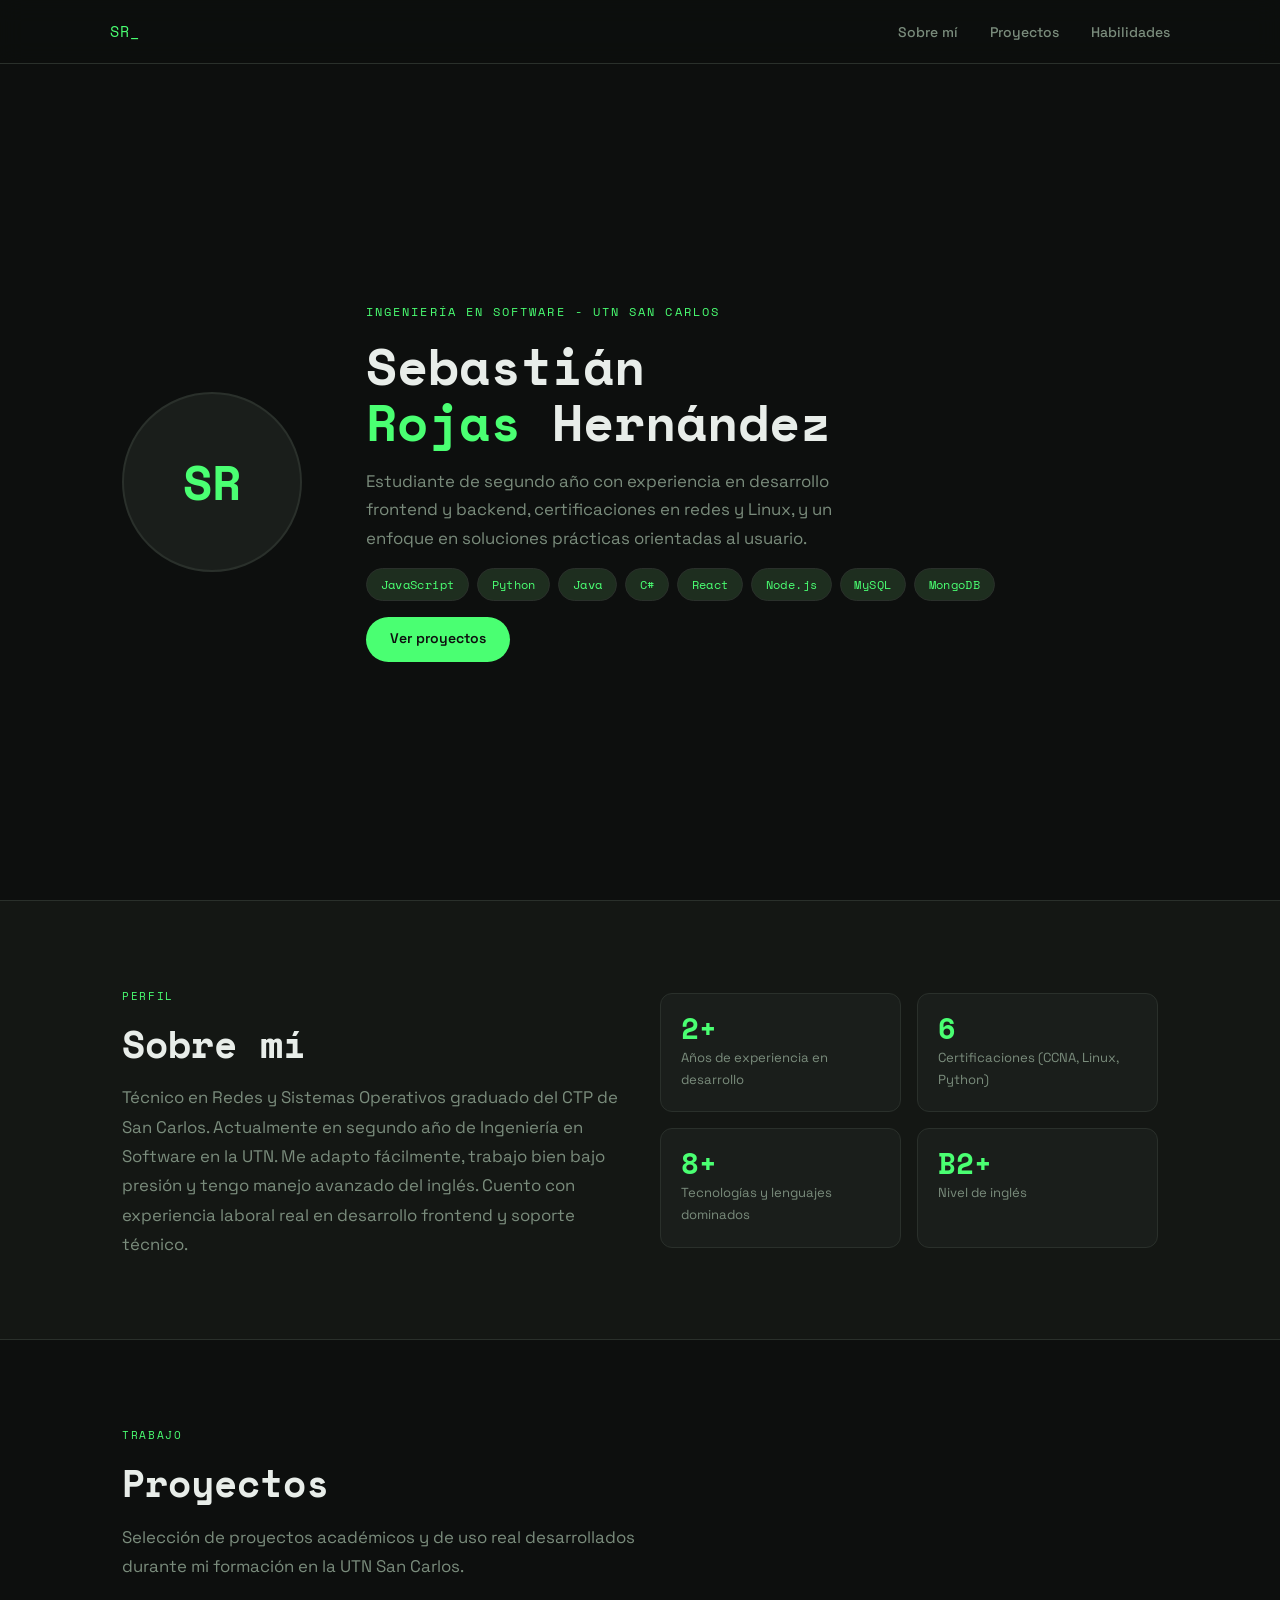
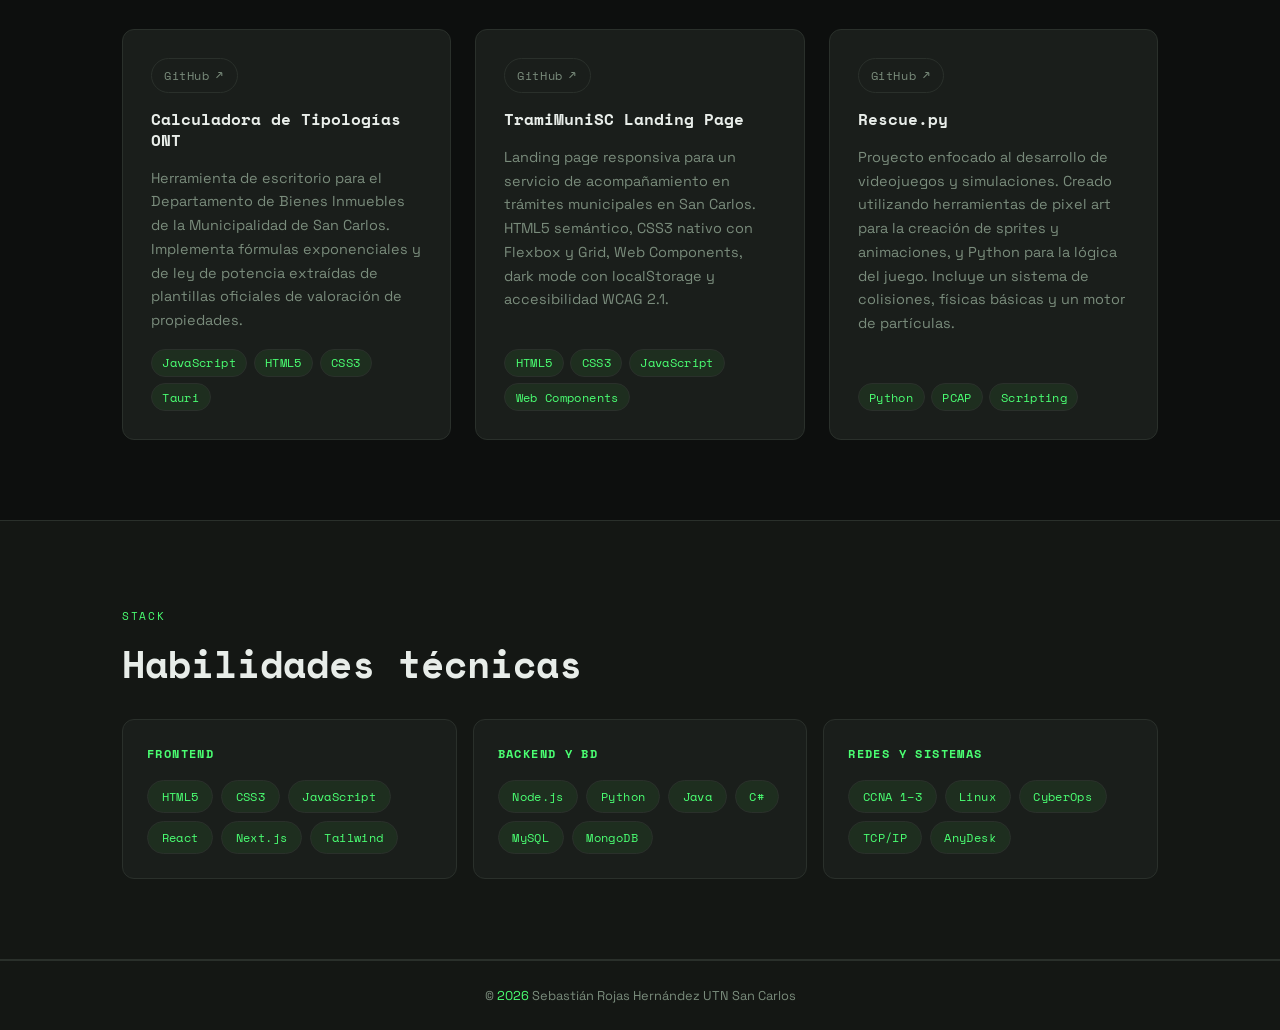
<file: clases/clase-08/index.html>
<!DOCTYPE html>
<html lang="es">
<head>
    <meta charset="UTF-8">
    <meta name="viewport" content="width=device-width, initial-scale=1.0">
    <meta name="description" content="Portafolio personal de Sebastián Rojas Hernández — Estudiante de Ingeniería en Software, UTN San Carlos.">
    <title>Portafolio Personal</title>

    <link rel="preconnect" href="https://fonts.googleapis.com">
    <link rel="preconnect" href="https://fonts.gstatic.com" crossorigin>
    <link href="https://fonts.googleapis.com/css2?family=Space+Grotesk:wght@300;400;500;600;700&family=Space+Mono:wght@400;700&display=swap" rel="stylesheet">
    <link rel="stylesheet" href="styles.css">
    <script src="index.js" defer></script>
</head>
<body>

  <nav class="navbar" role="navigation" aria-label="Navegación principal">
    <div class="navbar__inner">
      <span class="navbar__logo">SR_</span>

      <ul class="navbar__links" role="list">
        <li><a href="#sobre-mi">Sobre mí</a></li>
        <li><a href="#proyectos">Proyectos</a></li>
        <li><a href="#habilidades">Habilidades</a></li>
      </ul>

      <button
        class="btn-menu"
        id="menu-toggle"
        aria-label="Abrir menú de navegación"
        aria-expanded="false"
        aria-controls="mobile-menu"
      >
        <span></span>
        <span></span>
        <span></span>
      </button>
    </div>

    <div
      class="navbar__mobile"
      id="mobile-menu"
      role="menu"
      aria-label="Menú móvil"
    >
      <a href="#sobre-mi" role="menuitem">Sobre mí</a>
      <a href="#proyectos" role="menuitem">Proyectos</a>
      <a href="#habilidades" role="menuitem">Habilidades</a>
    </div>
  </nav>

  <main id="main-content">

    <!-- ══════════════════════════════════════════
         HERO
    ══════════════════════════════════════════ -->
    <section class="section hero" aria-labelledby="hero-nombre">
      <div class="container">
        <div class="hero__layout">

          <!-- Avatar -->
          <div class="hero__avatar-wrap">
            <div
              class="hero__avatar"
              role="img"
              aria-label="Avatar de Sebastián Rojas Hernández con iniciales SR"
            ></div>
          </div>

          <!-- Contenido -->
          <div class="hero__content">
            <span class="hero__eyebrow">Ingeniería en Software - UTN San Carlos</span>
            <h1 class="hero__name" id="hero-nombre">
              Sebastián<br><span>Rojas</span> Hernández
            </h1>
            <p class="hero__bio">
              Estudiante de segundo año con experiencia en desarrollo
              frontend y backend, certificaciones en redes y Linux,
              y un enfoque en soluciones prácticas orientadas al usuario.
            </p>
            <div class="hero__tags" role="list" aria-label="Tecnologías principales">
              <span class="tag" role="listitem">JavaScript</span>
              <span class="tag" role="listitem">Python</span>
              <span class="tag" role="listitem">Java</span>
              <span class="tag" role="listitem">C#</span>
              <span class="tag" role="listitem">React</span>
              <span class="tag" role="listitem">Node.js</span>
              <span class="tag" role="listitem">MySQL</span>
              <span class="tag" role="listitem">MongoDB</span>
            </div>
            <div class="hero__actions">
              <a href="#proyectos" class="btn btn-primary">Ver proyectos</a>
            </div>
          </div>

        </div>
      </div>
    </section>
    <section class="section about" id="sobre-mi" aria-labelledby="sobre-titulo">
      <div class="container">
        <div class="about__grid">

          <div>
            <span class="section__label">Perfil</span>
            <h2 class="section__title" id="sobre-titulo">Sobre mí</h2>
            <p class="section__desc">
              Técnico en Redes y Sistemas Operativos graduado del
              CTP de San Carlos. Actualmente en segundo año de
              Ingeniería en Software en la UTN. Me adapto fácilmente,
              trabajo bien bajo presión y tengo manejo avanzado del inglés.
              Cuento con experiencia laboral real en desarrollo frontend
              y soporte técnico.
            </p>
          </div>

          <div class="about__stat-grid">
            <div class="stat-card">
              <div class="stat-card__num">2+</div>
              <div class="stat-card__label">Años de experiencia en desarrollo</div>
            </div>
            <div class="stat-card">
              <div class="stat-card__num">6</div>
              <div class="stat-card__label">Certificaciones (CCNA, Linux, Python)</div>
            </div>
            <div class="stat-card">
              <div class="stat-card__num">8+</div>
              <div class="stat-card__label">Tecnologías y lenguajes dominados</div>
            </div>
            <div class="stat-card">
              <div class="stat-card__num">B2+</div>
              <div class="stat-card__label">Nivel de inglés</div>
            </div>
          </div>

        </div>
      </div>
    </section>

    <section class="section projects" id="proyectos" aria-labelledby="proyectos-titulo">
      <div class="container">

        <div class="projects__header">
          <span class="section__label">Trabajo</span>
          <h2 class="section__title" id="proyectos-titulo">Proyectos</h2>
          <p class="section__desc">
            Selección de proyectos académicos y de uso real desarrollados
            durante mi formación en la UTN San Carlos.
          </p>
        </div>

        <div class="projects__grid">

          <article class="project-card" aria-labelledby="proj-1-titulo">
            <div class="project-card__top">
              <a
                href="https://github.com/Bau7y/CalcTipologias"
                class="project-card__link"
                target="_blank"
                rel="noopener noreferrer"
                aria-label="Ver repositorio de Calculadora de Tipologías en GitHub"
              >
                GitHub
              </a>
            </div>
            <h3 id="proj-1-titulo">Calculadora de Tipologías ONT</h3>
            <p>
              Herramienta de escritorio para el Departamento de Bienes
              Inmuebles de la Municipalidad de San Carlos. Implementa
              fórmulas exponenciales y de ley de potencia extraídas de
              plantillas oficiales de valoración de propiedades.
            </p>
            <div class="project-card__tags">
              <span class="tag">JavaScript</span>
              <span class="tag">HTML5</span>
              <span class="tag">CSS3</span>
              <span class="tag">Tauri</span>
            </div>
          </article>

          <article class="project-card" aria-labelledby="proj-2-titulo">
            <div class="project-card__top">
              <a
                href="https://github.com/Bau7y/Lab01_Landing_Page_SR"
                class="project-card__link"
                target="_blank"
                rel="noopener noreferrer"
                aria-label="Ver repositorio de TramiMuniSC en GitHub"
              >
                GitHub
              </a>
            </div>
            <h3 id="proj-2-titulo">TramiMuniSC Landing Page</h3>
            <p>
              Landing page responsiva para un servicio de acompañamiento
              en trámites municipales en San Carlos. HTML5 semántico,
              CSS3 nativo con Flexbox y Grid, Web Components, dark mode
              con localStorage y accesibilidad WCAG 2.1.
            </p>
            <div class="project-card__tags">
              <span class="tag">HTML5</span>
              <span class="tag">CSS3</span>
              <span class="tag">JavaScript</span>
              <span class="tag">Web Components</span>
            </div>
          </article>

          <article class="project-card" aria-labelledby="proj-3-titulo">
            <div class="project-card__top">
              <a
                href="https://github.com/Bau7y/poc-python/tree/main/proyecto01"
                class="project-card__link"
                target="_blank"
                rel="noopener noreferrer"
                aria-label="Ver repositorio de POC Python en GitHub"
              >
                GitHub
              </a>
            </div>
            <h3 id="proj-3-titulo">Rescue.py</h3>
            <p>
              Proyecto enfocado al desarrollo de videojuegos y simulaciones. 
              Creado utilizando herramientas de pixel art para la creación de sprites 
              y animaciones, y Python para la lógica del juego. Incluye un sistema de colisiones, 
              físicas básicas y un motor de partículas.
            </p>
            <div class="project-card__tags">
              <span class="tag">Python</span>
              <span class="tag">PCAP</span>
              <span class="tag">Scripting</span>
            </div>
          </article>

        </div>
      </div>
    </section>

    <section class="section skills" id="habilidades" aria-labelledby="skills-titulo">
      <div class="container">

        <span class="section__label">Stack</span>
        <h2 class="section__title" id="skills-titulo">Habilidades técnicas</h2>

        <div class="skills__grid" style="margin-top: 2rem;">

          <div class="skill-group">
            <h3>Frontend</h3>
            <div class="skill-group__tags">
              <span class="tag">HTML5</span>
              <span class="tag">CSS3</span>
              <span class="tag">JavaScript</span>
              <span class="tag">React</span>
              <span class="tag">Next.js</span>
              <span class="tag">Tailwind</span>
            </div>
          </div>

          <div class="skill-group">
            <h3>Backend y BD</h3>
            <div class="skill-group__tags">
              <span class="tag">Node.js</span>
              <span class="tag">Python</span>
              <span class="tag">Java</span>
              <span class="tag">C#</span>
              <span class="tag">MySQL</span>
              <span class="tag">MongoDB</span>
            </div>
          </div>

          <div class="skill-group">
            <h3>Redes y sistemas</h3>
            <div class="skill-group__tags">
              <span class="tag">CCNA 1–3</span>
              <span class="tag">Linux</span>
              <span class="tag">CyberOps</span>
              <span class="tag">TCP/IP</span>
              <span class="tag">AnyDesk</span>
            </div>
          </div>

        </div>
      </div>
    </section>
  </main>

  <footer role="contentinfo">
    <p>© <span id="year"></span> Sebastián Rojas Hernández UTN San Carlos</p>
  </footer>
</body>
</html>
</file>
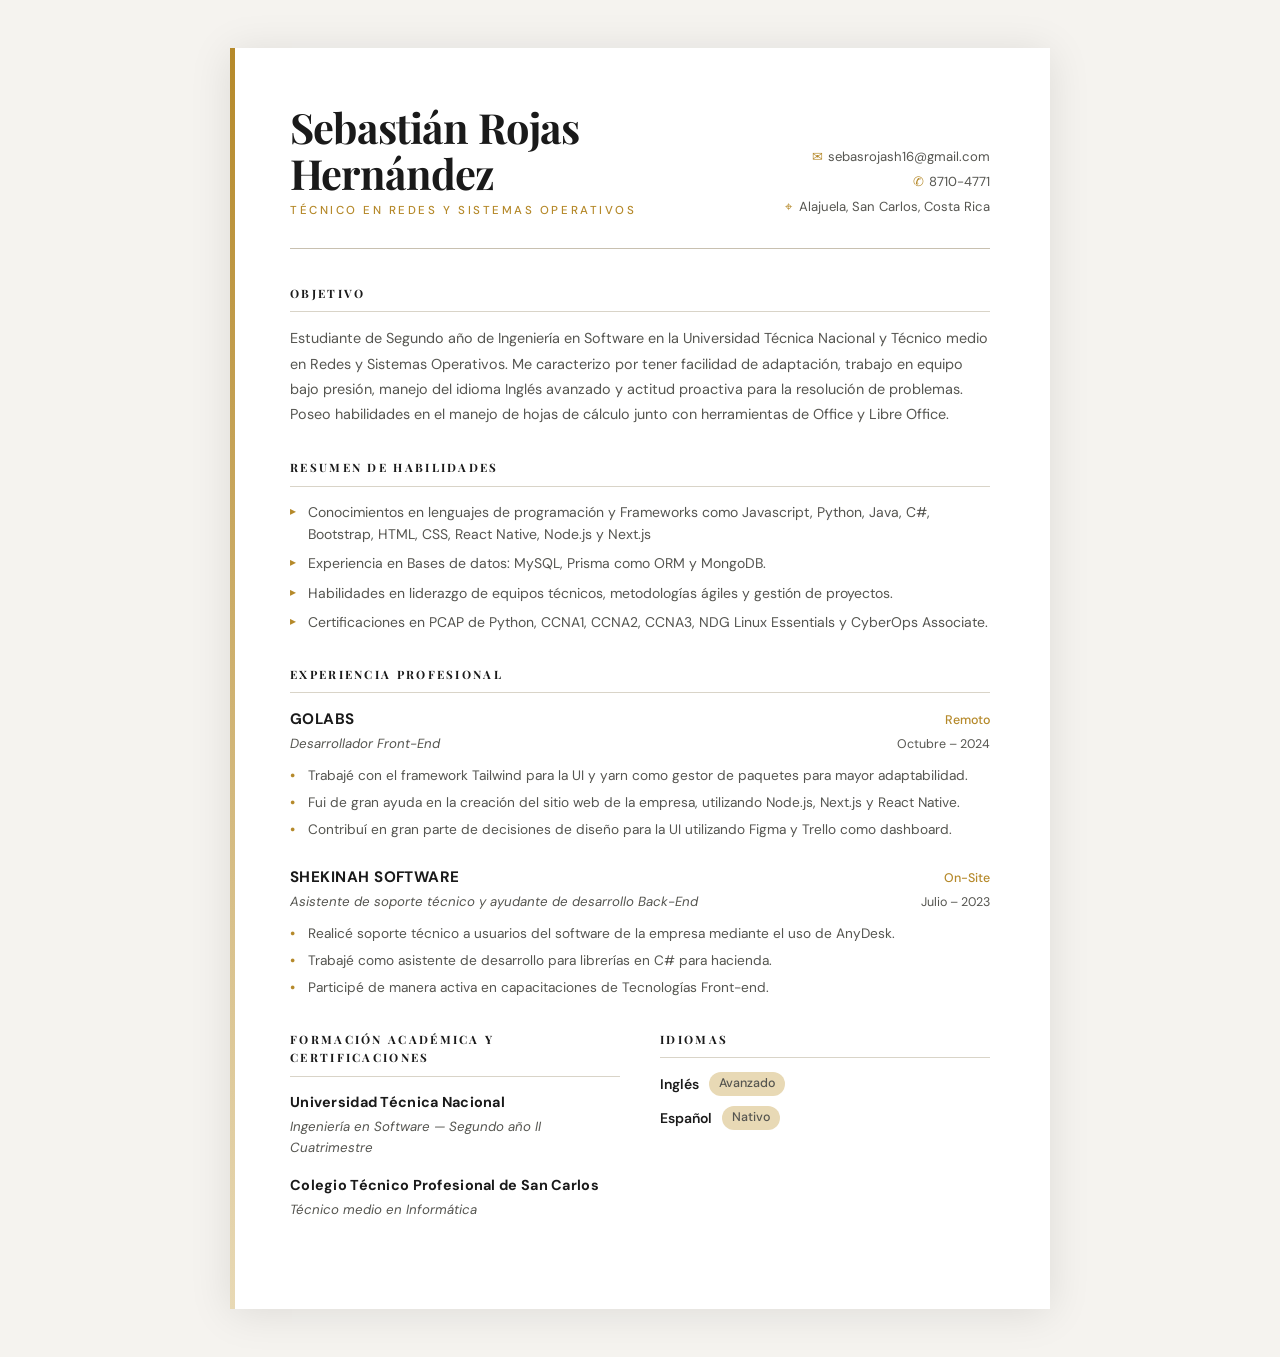
<file: clases/clase-03/CV_Sebastian_Rojas.html>
<!DOCTYPE html>
<html lang="es">
<head>
  <meta charset="UTF-8" />
  <meta name="viewport" content="width=device-width, initial-scale=1.0"/>
  <title>CV — Sebastián Rojas Hernández</title>
  <link href="https://fonts.googleapis.com/css2?family=Playfair+Display:wght@400;700&family=DM+Sans:wght@300;400;500;600&display=swap" rel="stylesheet"/>
  <link rel="stylesheet" href="CV_Sebastian_Rojas.css" />
</head>
<body>
<div class="page">

  <!-- Header -->
  <div class="header">
    <div class="header-name">
      <h1>Sebastián Rojas<br>Hernández</h1>
      <p class="subtitle">Técnico en Redes y Sistemas Operativos</p>
    </div>
    <div class="header-contact">
      <div><i class="contact-icon">✉</i><a href="mailto:sebasrojash16@gmail.com">sebasrojash16@gmail.com</a></div>
      <div><i class="contact-icon">✆</i>8710-4771</div>
      <div><i class="contact-icon">⌖</i>Alajuela, San Carlos, Costa Rica</div>
    </div>
  </div>

  <!-- Objetivo -->
  <section class="objetivo">
    <h2 class="section-title">Objetivo</h2>
    <p>Estudiante de Segundo año de Ingeniería en Software en la Universidad Técnica Nacional y Técnico medio en Redes y Sistemas Operativos. Me caracterizo por tener facilidad de adaptación, trabajo en equipo bajo presión, manejo del idioma Inglés avanzado y actitud proactiva para la resolución de problemas. Poseo habilidades en el manejo de hojas de cálculo junto con herramientas de Office y Libre Office.</p>
  </section>

  <!-- Resumen de Habilidades -->
  <section class="habilidades">
    <h2 class="section-title">Resumen de Habilidades</h2>
    <ul>
      <li>Conocimientos en lenguajes de programación y Frameworks como Javascript, Python, Java, C#, Bootstrap, HTML, CSS, React Native, Node.js y Next.js</li>
      <li>Experiencia en Bases de datos: MySQL, Prisma como ORM y MongoDB.</li>
      <li>Habilidades en liderazgo de equipos técnicos, metodologías ágiles y gestión de proyectos.</li>
      <li>Certificaciones en PCAP de Python, CCNA1, CCNA2, CCNA3, NDG Linux Essentials y CyberOps Associate.</li>
    </ul>
  </section>

  <!-- Experiencia Profesional -->
  <section>
    <h2 class="section-title">Experiencia Profesional</h2>

    <div class="job">
      <div class="job-header">
        <span class="job-company">GOLABS</span>
        <span class="job-location">Remoto</span>
      </div>
      <div class="job-sub">
        <span class="job-title">Desarrollador Front-End</span>
        <span class="job-date">Octubre – 2024</span>
      </div>
      <ul>
        <li>Trabajé con el framework Tailwind para la UI y yarn como gestor de paquetes para mayor adaptabilidad.</li>
        <li>Fui de gran ayuda en la creación del sitio web de la empresa, utilizando Node.js, Next.js y React Native.</li>
        <li>Contribuí en gran parte de decisiones de diseño para la UI utilizando Figma y Trello como dashboard.</li>
      </ul>
    </div>

    <div class="job">
      <div class="job-header">
        <span class="job-company">SHEKINAH SOFTWARE</span>
        <span class="job-location">On-Site</span>
      </div>
      <div class="job-sub">
        <span class="job-title">Asistente de soporte técnico y ayudante de desarrollo Back-End</span>
        <span class="job-date">Julio – 2023</span>
      </div>
      <ul>
        <li>Realicé soporte técnico a usuarios del software de la empresa mediante el uso de AnyDesk.</li>
        <li>Trabajé como asistente de desarrollo para librerías en C# para hacienda.</li>
        <li>Participé de manera activa en capacitaciones de Tecnologías Front-end.</li>
      </ul>
    </div>
  </section>

  <!-- Formación e Idiomas en dos columnas -->
  <div class="two-col">
    <section>
      <h2 class="section-title">Formación Académica y Certificaciones</h2>
      <div class="edu-item">
        <div class="edu-inst">Universidad Técnica Nacional</div>
        <div class="edu-degree">Ingeniería en Software — Segundo año II Cuatrimestre</div>
      </div>
      <div class="edu-item">
        <div class="edu-inst">Colegio Técnico Profesional de San Carlos</div>
        <div class="edu-degree">Técnico medio en Informática</div>
      </div>
    </section>

    <section>
      <h2 class="section-title">Idiomas</h2>
      <div class="idiomas-grid" style="flex-direction:column; gap:10px;">
        <div class="idioma-item">
          <span class="idioma-label">Inglés</span>
          <span class="idioma-level">Avanzado</span>
        </div>
        <div class="idioma-item">
          <span class="idioma-label">Español</span>
          <span class="idioma-level">Nativo</span>
        </div>
      </div>
    </section>
  </div>

</div>
</body>
</html>
</file>
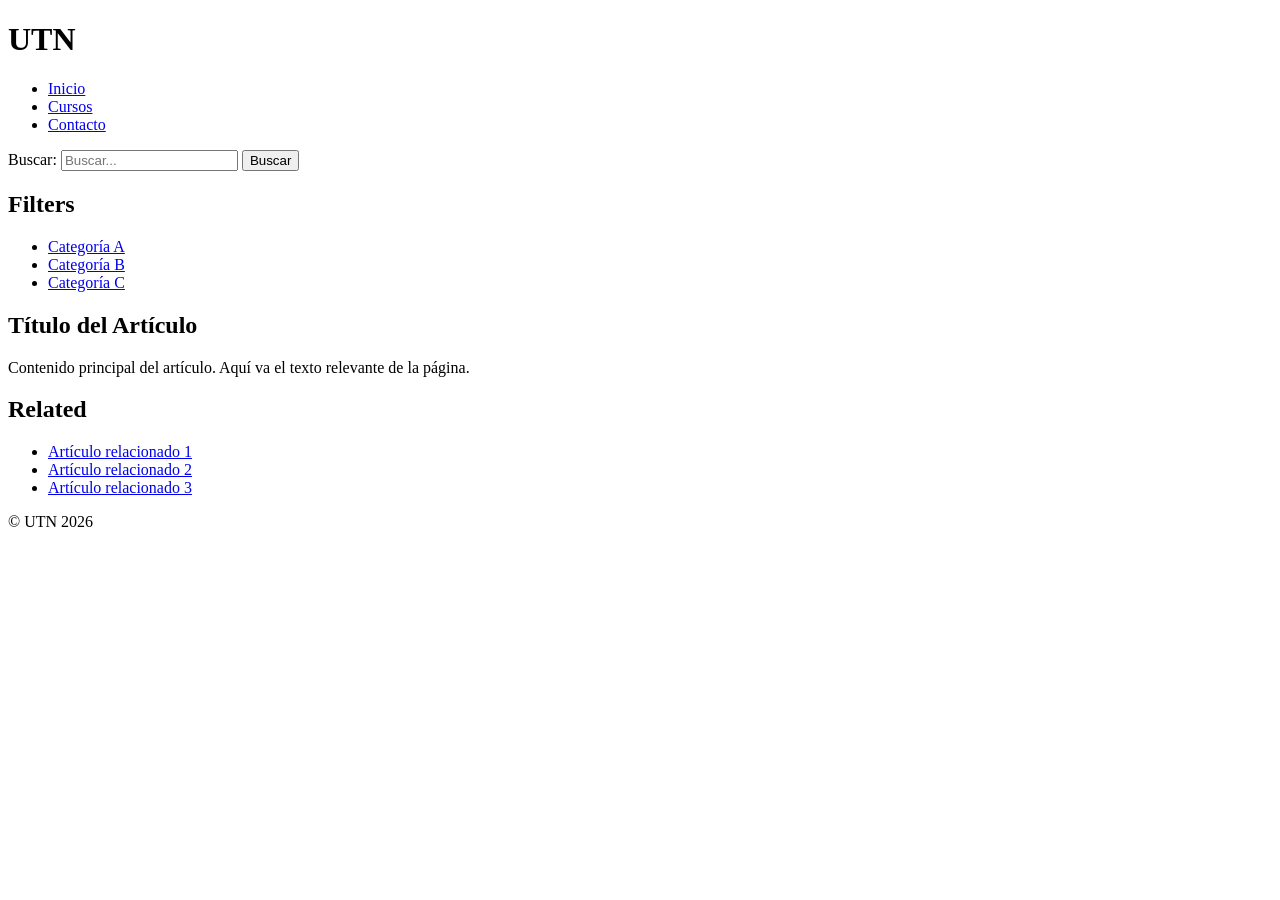
<file: clases/clase-03/wireframe_workshop.html>
<!DOCTYPE html>
<html lang="es">
<head>
  <meta charset="UTF-8" />
  <meta name="viewport" content="width=device-width, initial-scale=1.0"/>
  <title>UTN — Wireframe Semántico</title>
</head>
<body>

  <header>
    <h1>UTN</h1>
    <nav>
      <ul>
        <li><a href="#">Inicio</a></li>
        <li><a href="#">Cursos</a></li>
        <li><a href="#">Contacto</a></li>
      </ul>
    </nav>
    <form>
      <label for="busqueda">Buscar:</label>
      <input type="search" id="busqueda" name="busqueda" placeholder="Buscar..."/>
      <button type="submit">Buscar</button>
    </form>
  </header>

  <main>

    <aside>
      <h2>Filters</h2>
      <ul>
        <li><a href="#">Categoría A</a></li>
        <li><a href="#">Categoría B</a></li>
        <li><a href="#">Categoría C</a></li>
      </ul>
    </aside>

    <article>
      <h1>Título del Artículo</h1>
      <p>Contenido principal del artículo. Aquí va el texto relevante de la página.</p>
    </article>

    <aside>
      <h2>Related</h2>
      <ul>
        <li><a href="#">Artículo relacionado 1</a></li>
        <li><a href="#">Artículo relacionado 2</a></li>
        <li><a href="#">Artículo relacionado 3</a></li>
      </ul>
    </aside>

  </main>

  <footer>
    <p>&copy; UTN 2026</p>
  </footer>

</body>
</html>
</file>
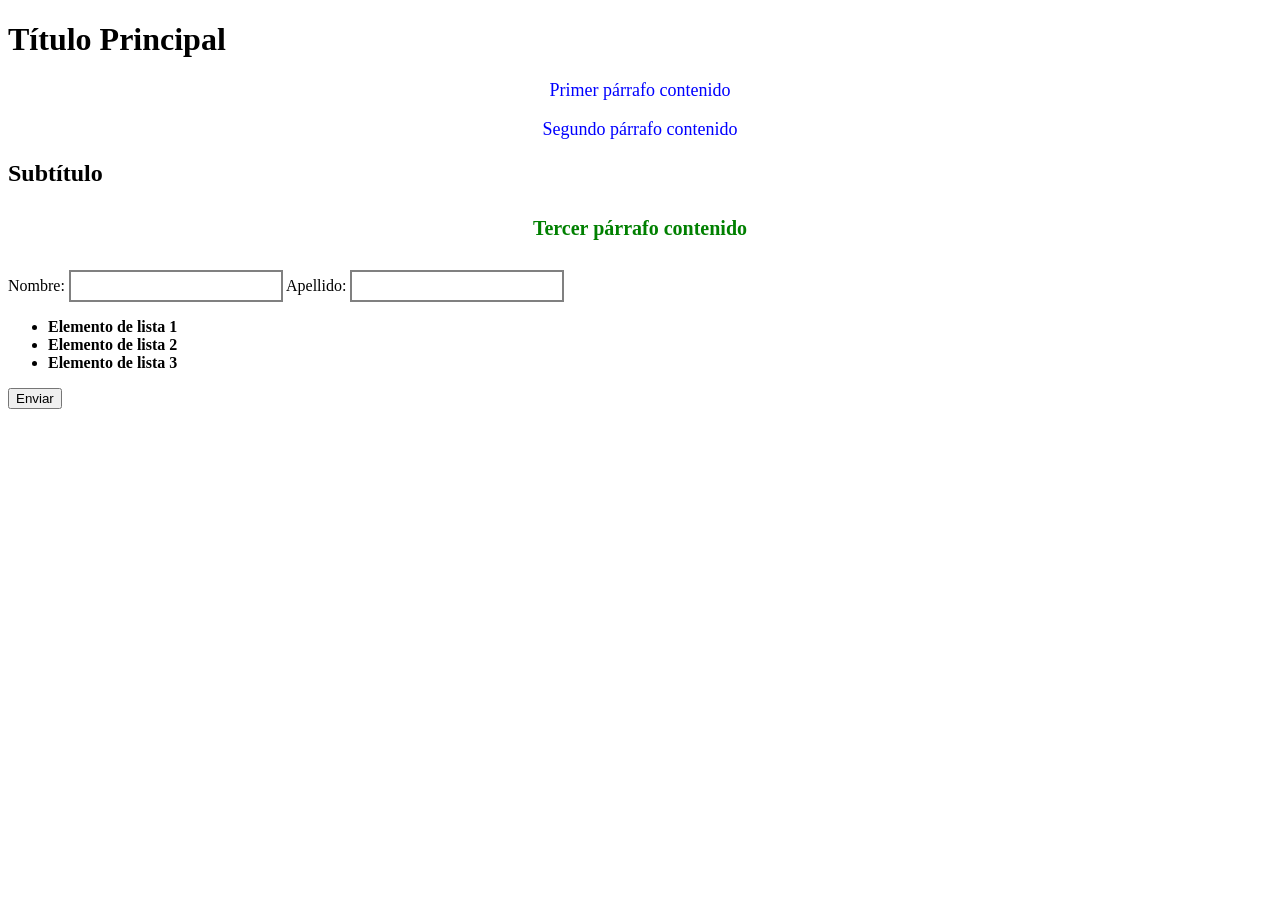
<file: clases/clase-04/archivo.html>
<!DOCTYPE html>
<html lang="en">
<head>
    <meta charset="UTF-8">
    <meta name="viewport" content="width=device-width, initial-scale=1.0">
    <title>HTML Referencias</title>
    <style> @import "estilos.css"; </style>
</head>
<body>
    <h1>Título Principal</h1>
    <p>Primer párrafo contenido</p>
    <p>Segundo párrafo contenido</p>
    <h2>Subtítulo</h2>
    <p id="third-paragraph">Tercer párrafo contenido</p>
    <form action="">
        <label for="nombre">Nombre:</label>
        <input type="text" id="nombre" name="nombre">
        <label for="apellido">Apellido:</label>
        <input type="text" id="apellido" name="apellido">
        <nav>
            <ul>
                <a href="https://www.example.com"><li>Elemento de lista 1</li></a>
                <a href="https://www.example.com"><li>Elemento de lista 2</li></a>
                <a href="https://www.example.com"><li>Elemento de lista 3</li></a>
            </ul>
        </nav>
        
        <button type="submit">Enviar</button>
    </form>
</body>
</html>
</file>
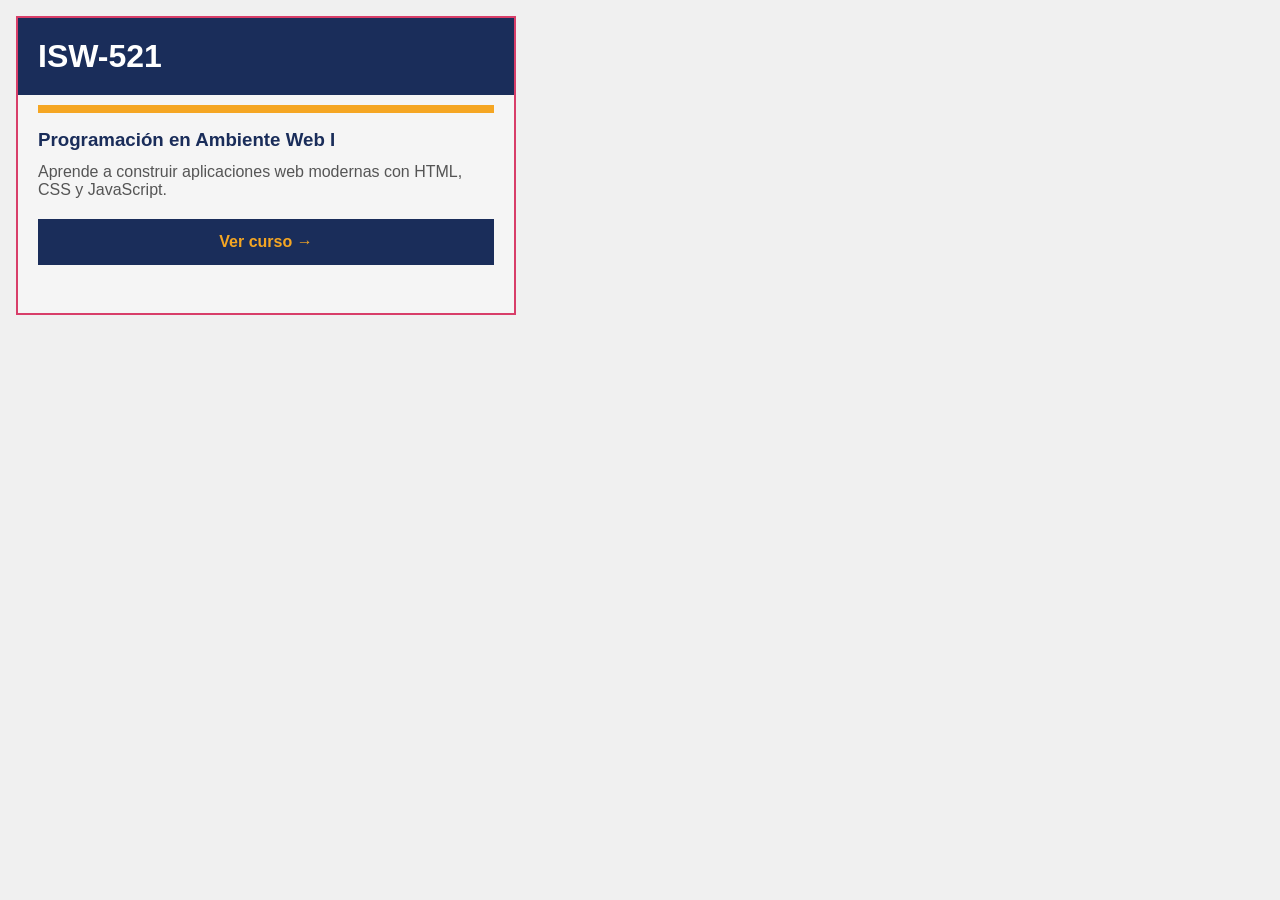
<file: clases/clase-05/card.html>
<!DOCTYPE html>
<html lang="es">
<head>
  <meta charset="UTF-8">
  <title>Box Model Workshop</title>
  <link rel="stylesheet" href="styles.css">
</head>
<body>
  <article class="card">

    <header class="card_header">
      <h2>ISW-521</h2>
    </header>

    <hr class="card_divider">

    <h3>Programación en Ambiente Web I</h3>
    <p>Aprende a construir aplicaciones web modernas con HTML, CSS y JavaScript.</p>

    <footer>
      <button class="card_btn">Ver curso →</button>
    </footer>

  </article>
</body>
</html>
</file>
<file: clases/clase-08/styles.css>
:root {
    --color_bg:        #0D0F0E;
    --color_surface:   #141714;
    --color_card:      #1A1E1B;
    --color_border:    #2A302B;
    --color_primary:   #4AFF72;
    --color_primary_d: #2ECC50;
    --color_text:      #E8EDE9;
    --color_muted:     #7A8C7C;
    --color_tag:       #1E2E1F;

    --font_display: 'Space Mono', monospace;
    --font_body:    'Space Grotesk', sans-serif;

    --radius_sm:  6px;
    --radius_md:  12px;
    --radius_lg:  20px;

    --transition_base: 0.2s ease;

    --navbar_h: 64px;
}

*, *::before, *::after {
    box-sizing: border-box;
    margin: 0;
    padding: 0;
}

html {
    scroll-behavior: smooth;
    font-size: 16px;
}

body {
    font-family: var(--font_body);
    background-color: var(--color_bg);
    color: var(--color_text);
    line-height: 1.7;
    padding-top: var(--navbar_h);
}

img {
    max-width: 100%;
    height: auto;
    display: block;
}

a {
    color: inherit;
    text-decoration: none;
}

ul, ol { list-style: none; }

button {
    cursor: pointer;
    font-family: var(--font_body);
    border: none;
    background: none;
}

:focus-visible {
    outline: 2px solid var(--color_primary);
    outline-offset: 3px;
    border-radius: var(--radius_sm);
}

.navbar {
    position: fixed;
    top: 0;
    left: 0;
    right: 0;
    height: var(--navbar_h);
    background: rgba(13, 15, 14, 0.85);
    backdrop-filter: blur(12px);
    border-bottom: 1px solid var(--color_border);
    z-index: 100;
    display: flex;
    align-items: center;
}

.navbar__inner {
    width: 100%;
    max-width: 1100px;
    margin-inline: auto;
    padding-inline: 1.25rem;
    display: flex;
    align-items: center;
    justify-content: space-between;
}

.navbar__logo {
    font-family: var(--font_display);
    font-size: 0.95rem;
    color: var(--color_primary);
    letter-spacing: 0.05em;
}

/* Links desktop */
.navbar__links {
    display: none;
    align-items: center;
    gap: 2rem;
}

.navbar__links a {
    font-size: 0.875rem;
    font-weight: 500;
    color: var(--color_muted);
    transition: color var(--transition_base);
}

.navbar__links a:hover {
    color: var(--color_primary);
}

/* Hamburger */
.btn-menu {
    display: flex;
    flex-direction: column;
    justify-content: center;
    gap: 5px;
    width: 36px;
    height: 36px;
    padding: 4px;
    border-radius: var(--radius_sm);
    border: 1px solid var(--color_border);
    background: var(--color_card);
}

.btn-menu span {
    display: block;
    width: 100%;
    height: 2px;
    background: var(--color_text);
    border-radius: 2px;
    transition: transform var(--transition_base), opacity var(--transition_base);
}

.btn-menu.open span:nth-child(1) { transform: translateY(7px) rotate(45deg); }
.btn-menu.open span:nth-child(2) { opacity: 0; }
.btn-menu.open span:nth-child(3) { transform: translateY(-7px) rotate(-45deg); }

/* Menú móvil */
.navbar__mobile {
    display: none;
    flex-direction: column;
    position: fixed;
    top: var(--navbar_h);
    left: 0;
    right: 0;
    background: var(--color_surface);
    border-bottom: 1px solid var(--color_border);
    padding: 1rem 1.25rem;
    gap: 0;
    z-index: 99;
}

.navbar__mobile.open {
    display: flex;
}

.navbar__mobile a {
    padding: 0.85rem 0;
    font-size: 1rem;
    font-weight: 500;
    color: var(--color_muted);
    border-bottom: 1px solid var(--color_border);
    transition: color var(--transition_base);
}

.navbar__mobile a:last-child {
    border-bottom: none;
}

.navbar__mobile a:hover {
    color: var(--color_primary);
}

.container {
    width: 100%;
    max-width: 1100px;
    margin-inline: auto;
    padding-inline: 1.25rem;
}

.section {
    padding: 5rem 0;
}

.section__label {
    display: inline-block;
    font-family: var(--font_display);
    font-size: 0.7rem;
    letter-spacing: 0.15em;
    text-transform: uppercase;
    color: var(--color_primary);
    margin-bottom: 1rem;
}

.section__title {
    font-family: var(--font_display);
    font-size: clamp(1.6rem, 4vw, 2.4rem);
    font-weight: 700;
    color: var(--color_text);
    line-height: 1.2;
    margin-bottom: 1rem;
}

.section__desc {
    font-size: clamp(0.95rem, 2vw, 1.05rem);
    color: var(--color_muted);
    max-width: 560px;
    line-height: 1.75;
}

hr.section__divider {
    border: none;
    border-top: 1px solid var(--color_border);
    margin: 0;
}

/* ══════════════════════════════════════════
    HERO — PERFIL
══════════════════════════════════════════ */
.hero {
    min-height: calc(100vh - var(--navbar_h));
    display: flex;
    align-items: center;
    padding: 4rem 0;
}

/* Flex columna en móvil */
.hero__layout {
    display: flex;
    flex-direction: column;
    align-items: center;
    gap: 2.5rem;
    text-align: center;
}

/* Avatar */
.hero__avatar-wrap {
    flex-shrink: 0;
}

.hero__avatar {
    width: clamp(120px, 30vw, 180px);
    height: clamp(120px, 30vw, 180px);
    border-radius: 50%;
    background: var(--color_card);
    border: 2px solid var(--color_border);
    display: flex;
    align-items: center;
    justify-content: center;
    font-family: var(--font_display);
    font-size: clamp(2rem, 6vw, 3rem);
    color: var(--color_primary);
    font-weight: 700;
    margin-inline: auto;
    overflow: hidden;
    position: relative;
}

/* Placeholder SVG interno */
.hero__avatar::after {
    content: 'SR';
}

.hero__content {
    display: flex;
    flex-direction: column;
    gap: 1rem;
}

.hero__eyebrow {
    font-family: var(--font_display);
    font-size: 0.72rem;
    letter-spacing: 0.18em;
    text-transform: uppercase;
    color: var(--color_primary);
}

.hero__name {
    font-family: var(--font_display);
    font-size: clamp(1.8rem, 6vw, 3.2rem);
    font-weight: 700;
    color: var(--color_text);
    line-height: 1.1;
}

.hero__name span {
    color: var(--color_primary);
}

.hero__bio {
    font-size: clamp(0.95rem, 2vw, 1.05rem);
    color: var(--color_muted);
    max-width: 520px;
    margin-inline: auto;
}

/* Tags de habilidades */
.hero__tags {
    display: flex;
    flex-wrap: wrap;
    gap: 0.5rem;
    justify-content: center;
}

.tag {
    display: inline-block;
    padding: 0.3rem 0.85rem;
    background: var(--color_tag);
    color: var(--color_primary);
    border: 1px solid var(--color_border);
    border-radius: var(--radius-full, 9999px);
    font-size: 0.78rem;
    font-weight: 500;
    font-family: var(--font_display);
    letter-spacing: 0.03em;
}

/* Botones hero */
.hero__actions {
    display: flex;
    flex-wrap: wrap;
    gap: 0.75rem;
    justify-content: center;
}

.btn {
    display: inline-flex;
    align-items: center;
    gap: 0.4rem;
    padding: 0.65rem 1.5rem;
    border-radius: 9999px;
    font-size: 0.875rem;
    font-weight: 600;
    font-family: var(--font_body);
    transition: background var(--transition_base), transform var(--transition_base), box-shadow var(--transition_base);
}

.btn:hover {
    transform: translateY(-2px);
}

.btn-primary {
    background: var(--color_primary);
    color: #0D0F0E;
}

.btn-primary:hover {
    background: var(--color_primary_d);
    box-shadow: 0 4px 20px rgba(74, 255, 114, 0.25);
}

.btn-outline {
    background: transparent;
    color: var(--color_text);
    border: 1.5px solid var(--color_border);
}

.btn-outline:hover {
    border-color: var(--color_primary);
    color: var(--color_primary);
}

.about {
    background: var(--color_surface);
    border-top: 1px solid var(--color_border);
    border-bottom: 1px solid var(--color_border);
}

.about__grid {
    display: grid;
    grid-template-columns: 1fr;
    gap: 2.5rem;
}

.about__stat-grid {
    display: grid;
    grid-template-columns: repeat(2, 1fr);
    gap: 1rem;
}

.stat-card {
    background: var(--color_card);
    border: 1px solid var(--color_border);
    border-radius: var(--radius_md);
    padding: 1.25rem;
}

.stat-card__num {
    font-family: var(--font_display);
    font-size: 1.8rem;
    font-weight: 700;
    color: var(--color_primary);
    line-height: 1;
    margin-bottom: 0.25rem;
}

.stat-card__label {
    font-size: 0.82rem;
    color: var(--color_muted);
}

.projects {
    background: var(--color_bg);
}

.projects__header {
    margin-bottom: 3rem;
}

/* Grid de proyectos: 1 columna en móvil */
.projects__grid {
    display: grid;
    grid-template-columns: 1fr;
    gap: 1.5rem;
}

.project-card {
    background: var(--color_card);
    border: 1px solid var(--color_border);
    border-radius: var(--radius_md);
    padding: 1.75rem;
    display: flex;
    flex-direction: column;
    gap: 1rem;
    transition: border-color var(--transition_base), transform var(--transition_base), box-shadow var(--transition_base);
}

.project-card:hover {
    border-color: var(--color_primary);
    transform: translateY(-4px);
    box-shadow: 0 8px 32px rgba(74, 255, 114, 0.08);
}

.project-card__top {
    display: flex;
    align-items: flex-start;
    justify-content: space-between;
    gap: 1rem;
}

.project-card__link {
    display: flex;
    align-items: center;
    gap: 0.35rem;
    font-family: var(--font_display);
    font-size: 0.72rem;
    color: var(--color_muted);
    letter-spacing: 0.05em;
    border: 1px solid var(--color_border);
    border-radius: 9999px;
    padding: 0.3rem 0.75rem;
    transition: color var(--transition_base), border-color var(--transition_base);
}

.project-card__link:hover {
    color: var(--color_primary);
    border-color: var(--color_primary);
}

.project-card__link::after {
    content: '↗';
    font-size: 0.85rem;
}

.project-card h3 {
    font-family: var(--font_display);
    font-size: 1rem;
    font-weight: 700;
    color: var(--color_text);
    line-height: 1.3;
}

.project-card p {
    font-size: 0.9rem;
    color: var(--color_muted);
    line-height: 1.65;
    flex: 1;
}

.project-card__tags {
    display: flex;
    flex-wrap: wrap;
    gap: 0.4rem;
}

.project-card__tags .tag {
    font-size: 0.72rem;
    padding: 0.2rem 0.65rem;
}

.skills {
    background: var(--color_surface);
    border-top: 1px solid var(--color_border);
    border-bottom: 1px solid var(--color_border);
}

.skills__grid {
    display: grid;
    grid-template-columns: 1fr;
    gap: 1rem;
}

.skill-group {
    background: var(--color_card);
    border: 1px solid var(--color_border);
    border-radius: var(--radius_md);
    padding: 1.5rem;
}

.skill-group h3 {
    font-family: var(--font_display);
    font-size: 0.72rem;
    letter-spacing: 0.12em;
    text-transform: uppercase;
    color: var(--color_primary);
    margin-bottom: 1rem;
}

.skill-group__tags {
    display: flex;
    flex-wrap: wrap;
    gap: 0.5rem;
}


footer {
    background: var(--color_surface);
    border-top: 1px solid var(--color_border);
    padding: 1.5rem 0;
    text-align: center;
}

footer p {
    font-size: 0.8rem;
    color: var(--color_muted);
}

footer span {
    color: var(--color_primary);
}


/* Tablet: 600px */
@media (min-width: 600px) {
    /* Navbar: mostrar links, ocultar hamburger */
    .navbar__links {
    display: flex;
    }

    .btn-menu {
    display: none;
    }

    /* Hero: texto a la izquierda */
    .hero__bio {
    margin-inline: 0;
    }

    /* Proyectos: 2 columnas */
    .projects__grid {
    grid-template-columns: repeat(2, 1fr);
    }

    /* Habilidades: 2 columnas */
    .skills__grid {
    grid-template-columns: repeat(2, 1fr);
    }
}

/* Desktop: 1024px */
@media (min-width: 1024px) {
    .container {
    padding-inline: 2rem;
    }

    /* Hero: imagen a la izquierda, contenido a la derecha */
    .hero__layout {
    flex-direction: row;
    align-items: center;
    text-align: left;
    gap: 4rem;
    }

    .hero__avatar {
    width: 180px;
    height: 180px;
    margin-inline: 0;
    }

    .hero__bio {
    margin-inline: 0;
    }

    .hero__tags {
    justify-content: flex-start;
    }

    .hero__actions {
    justify-content: flex-start;
    }

    /* About: 2 columnas */
    .about__grid {
    grid-template-columns: 1fr 1fr;
    align-items: center;
    }

    /* Proyectos: 3 columnas */
    .projects__grid {
    grid-template-columns: repeat(3, 1fr);
    }

    /* Habilidades: 3 columnas */
    .skills__grid {
    grid-template-columns: repeat(3, 1fr);
    }
}
</file>
<file: clases/clase-03/CV_Sebastian_Rojas.css>
:root {
    --bg: #f5f3ef;
    --surface: #ffffff;
    --ink: #1a1a1a;
    --ink-light: #555550;
    --accent: #b5892a;
    --accent-light: #e8d9b5;
    --border: #d9d4c8;
    --rule: #c8c0b0;
}

*, *::before, *::after { box-sizing: border-box; margin: 0; padding: 0; }

body {
    font-family: 'DM Sans', sans-serif;
    background: var(--bg);
    color: var(--ink);
    min-height: 100vh;
    padding: 48px 24px;
    line-height: 1.6;
}

.page {
    max-width: 820px;
    margin: 0 auto;
    background: var(--surface);
    box-shadow: 0 4px 40px rgba(0,0,0,0.10);
    padding: 56px 60px;
    position: relative;
}

/* Decorative left bar */
.page::before {
    content: '';
    position: absolute;
    left: 0; top: 0; bottom: 0;
    width: 5px;
    background: linear-gradient(180deg, var(--accent) 0%, var(--accent-light) 100%);
}

/* ── Header ── */
.header {
    display: grid;
    grid-template-columns: 1fr auto;
    align-items: end;
    gap: 24px;
    padding-bottom: 28px;
    border-bottom: 1.5px solid var(--rule);
    margin-bottom: 36px;
}

.header-name h1 {
    font-family: 'Playfair Display', serif;
    font-size: 2.6rem;
    font-weight: 700;
    letter-spacing: -0.02em;
    line-height: 1.1;
    color: var(--ink);
}

.header-name .subtitle {
    font-size: 0.72rem;
    font-weight: 500;
    letter-spacing: 0.22em;
    text-transform: uppercase;
    color: var(--accent);
    margin-top: 6px;
}

.header-contact {
    text-align: right;
    font-size: 0.82rem;
    color: var(--ink-light);
    line-height: 1.9;
}

.header-contact a {
    color: var(--ink-light);
    text-decoration: none;
}

.header-contact a:hover { color: var(--accent); }

.contact-icon {
    display: inline-block;
    width: 14px;
    text-align: center;
    margin-right: 4px;
    color: var(--accent);
    font-style: normal;
}

/* ── Sections ── */
section { margin-bottom: 32px; }

.section-title {
    font-family: 'Playfair Display', serif;
    font-size: 0.72rem;
    font-weight: 700;
    letter-spacing: 0.2em;
    text-transform: uppercase;
    color: var(--ink);
    margin-bottom: 14px;
    padding-bottom: 8px;
    border-bottom: 1px solid var(--border);
    display: flex;
    align-items: center;
    gap: 10px;
}

.section-title::after {
    content: '';
    flex: 1;
    height: 1px;
    background: var(--border);
    display: none; /* already handled by border-bottom */
}

/* ── Objetivo ── */
.objetivo p {
    font-size: 0.9rem;
    color: var(--ink-light);
    line-height: 1.75;
}

/* ── Habilidades ── */
.habilidades ul {
    list-style: none;
    display: flex;
    flex-direction: column;
    gap: 7px;
}

.habilidades ul li {
    font-size: 0.875rem;
    color: var(--ink-light);
    padding-left: 18px;
    position: relative;
}

.habilidades ul li::before {
    content: '▸';
    position: absolute;
    left: 0;
    color: var(--accent);
    font-size: 0.75rem;
    top: 1px;
}

/* ── Experiencia ── */
.job { margin-bottom: 24px; }
.job:last-child { margin-bottom: 0; }

.job-header {
    display: grid;
    grid-template-columns: 1fr auto;
    align-items: baseline;
    gap: 8px;
    margin-bottom: 2px;
}

.job-company {
    font-size: 0.95rem;
    font-weight: 700;
    color: var(--ink);
    letter-spacing: 0.03em;
}

.job-location {
    font-size: 0.78rem;
    color: var(--accent);
    font-weight: 500;
}

.job-sub {
    display: grid;
    grid-template-columns: 1fr auto;
    align-items: baseline;
    margin-bottom: 10px;
}

.job-title {
    font-size: 0.83rem;
    color: var(--ink-light);
    font-style: italic;
}

.job-date {
    font-size: 0.78rem;
    color: var(--ink-light);
}

.job ul {
    list-style: none;
    display: flex;
    flex-direction: column;
    gap: 5px;
}

.job ul li {
    font-size: 0.855rem;
    color: var(--ink-light);
    padding-left: 18px;
    position: relative;
    line-height: 1.6;
}

.job ul li::before {
    content: '•';
    position: absolute;
    left: 0;
    color: var(--accent);
    font-weight: 700;
}

/* ── Educación ── */
.edu-item { margin-bottom: 16px; }
.edu-item:last-child { margin-bottom: 0; }

.edu-inst {
    font-size: 0.9rem;
    font-weight: 700;
    color: var(--ink);
    letter-spacing: 0.02em;
}

.edu-degree {
    font-size: 0.83rem;
    color: var(--ink-light);
    font-style: italic;
    margin-top: 2px;
}

/* ── Idiomas ── */
.idiomas-grid {
    display: flex;
    gap: 28px;
}

.idioma-item {
    display: flex;
    align-items: center;
    gap: 10px;
}

.idioma-label {
    font-size: 0.875rem;
    font-weight: 600;
    color: var(--ink);
}

.idioma-level {
    font-size: 0.78rem;
    color: var(--ink-light);
    background: var(--accent-light);
    padding: 2px 10px;
    border-radius: 20px;
    font-weight: 500;
}

/* ── Two-column layout for bottom sections ── */
.two-col {
    display: grid;
    grid-template-columns: 1fr 1fr;
    gap: 40px;
}

@media (max-width: 600px) {
    .page { padding: 36px 24px; }
    .header { grid-template-columns: 1fr; }
    .header-contact { text-align: left; }
    .header-name h1 { font-size: 2rem; }
    .two-col { grid-template-columns: 1fr; gap: 0; }
}

@media print {
    body { padding: 0; background: white; }
    .page { box-shadow: none; padding: 40px; }
}
</file>
<file: clases/clase-05/styles.css>
* {                        //Reset de estilos para todos los elementos
    margin: 0;
    padding: 0;
    box-sizing: border-box;
}

body {
  font-family: Arial, sans-serif;
  background: #f0f0f0;
  margin: 0;
}

.card {
  width: 500px;
  margin: 16px;
  border: 2px solid #D83E69;
  padding: 20px;
  background: #f5f5f5;
  box-sizing: border-box;
}

.card_header {
  background: #1a2d5a;
  padding: 20px;
  margin: -20px -20px 0 -20px;
}

.card_header h2 {
  color: white;
  margin: 0;
  font-size: 2rem;
}

.card_divider {
  height: 8px;
  background: #f5a623;
  border: none;
  margin: 10px 0 16px 0;
}

.card h3 {
  color: #1a2d5a;
  font-weight: bold;
  margin: 0 0 12px 0;
}

.card p {
  color: #555;
  margin: 0 0 20px 0;
}

.card footer {
  margin: 0;
  padding: 0;
}

.card_btn {
  display: block;
  width: 100%;
  background: #1a2d5a;
  color: #f5a623;
  border: none;
  margin-bottom: 28px;
  padding: 14px;
  font-weight: bold;
  font-size: 1rem;
  cursor: pointer;
  box-sizing: border-box;
}

.card_btn:hover {
  background: #243f7a;
}
</file>
